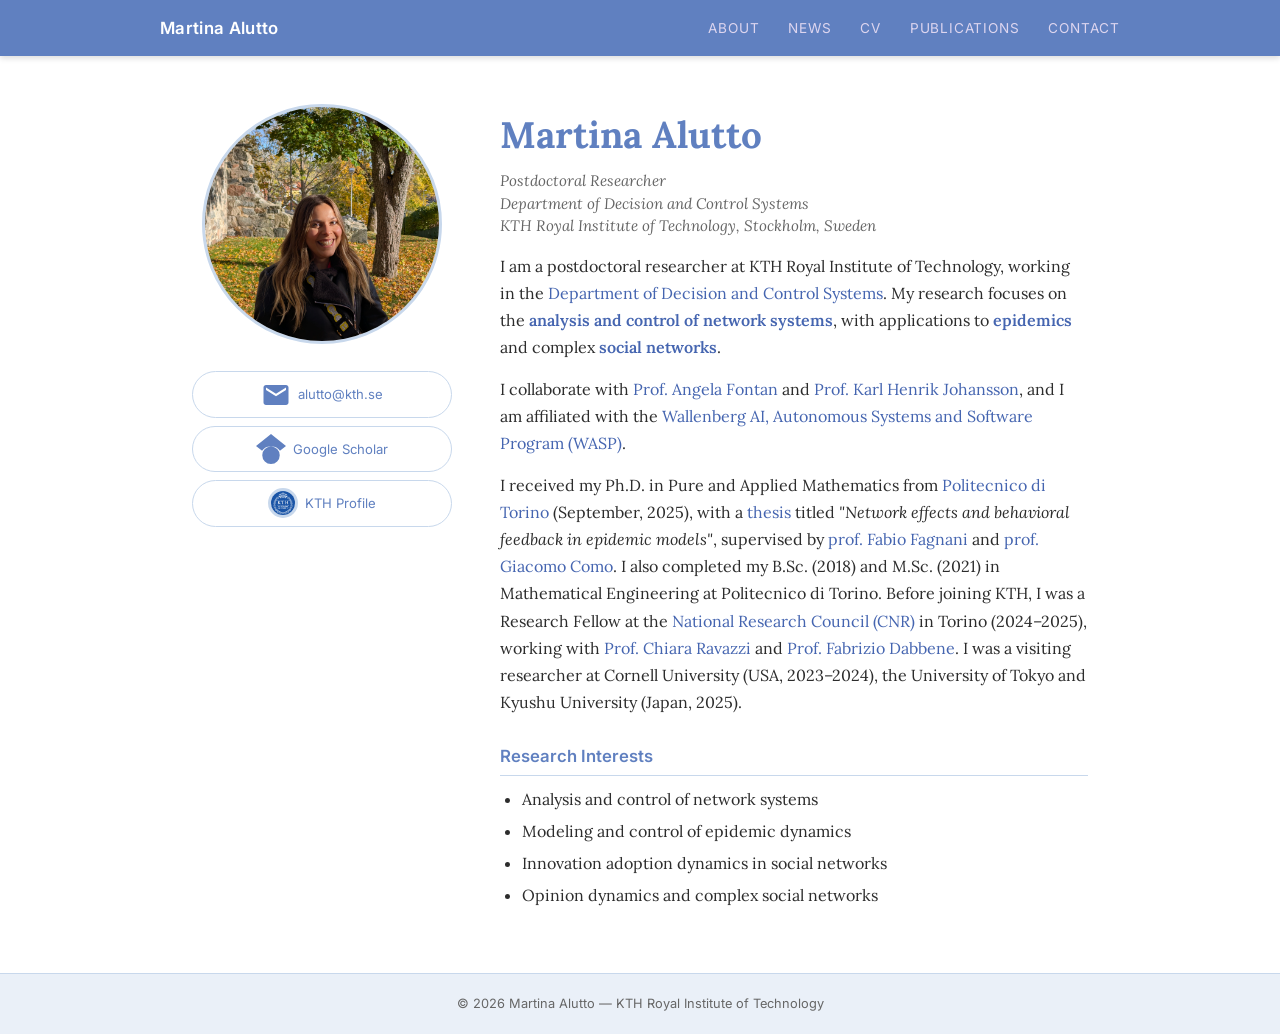
<file: index.html>
<!DOCTYPE html>
<html lang="en">
<head>
  <meta charset="UTF-8" />
  <meta name="viewport" content="width=device-width, initial-scale=1.0" />
  <title>Martina Alutto</title>
  <meta name="google-site-verification" content="TghGacbu45_5nO3_9tBWixuU3cYnMqsO9ooEcWl99pA" />
  <link rel="stylesheet" href="style.css" />
</head>
<body>

  <header>
    <nav>
      <span class="nav-name">Martina Alutto</span>
      <ul>
        <li><a href="index.html">About</a></li>
        <li><a href="news.html">News</a></li>
        <li><a href="cv.html">CV</a></li>
        <li><a href="publications.html">Publications</a></li>
        <li><a href="contact.html">Contact</a></li>
      </ul>
    </nav>
  </header>

  <main class="about-layout">
    <div class="about-photo">
      <!-- Replace photo.jpg with your actual photo filename -->
      <img src="PXL_20251019_112454148_Original.jpg" alt="Martina Alutto" />
      <div class="about-links">
        <a href="mailto:alutto@kth.se">
          <svg viewBox="0 0 24 24" xmlns="http://www.w3.org/2000/svg"><path d="M20 4H4c-1.1 0-2 .9-2 2v12c0 1.1.9 2 2 2h16c1.1 0 2-.9 2-2V6c0-1.1-.9-2-2-2zm0 4-8 5-8-5V6l8 5 8-5v2z"/></svg>
          alutto@kth.se
        </a>
        <a href="https://scholar.google.com/citations?user=cr7ZGRMAAAAJ" target="_blank">
          <svg viewBox="0 0 24 24" xmlns="http://www.w3.org/2000/svg"><path d="M12 24a7 7 0 1 1 0-14 7 7 0 0 1 0 14zm0-24L0 9.5l4.838 3.94A8 8 0 0 1 12 10a8 8 0 0 1 7.162 3.44L24 9.5z"/></svg>
          Google Scholar
        </a>
        <a href="https://www.kth.se/profile/alutto" target="_blank">
          <img src="KTH_Logotyp_RGB_2013.png" alt="KTH" style="width:30px;height:30px;object-fit:contain;" />
          KTH Profile
        </a>
      </div>
    </div>

    <div class="about-text">
      <h1>Martina Alutto</h1>
      <p class="about-position">Postdoctoral Researcher<br>
        Department of Decision and Control Systems<br>
        KTH Royal Institute of Technology, Stockholm, Sweden
      </p>

      <p>
        I am a postdoctoral researcher at KTH Royal Institute of Technology, working in the
        <a href="https://www.kth.se/is/dcs/division-of-decision-and-control-systems-1.788078" target="_blank">Department of Decision and Control Systems</a>.
        My research focuses on the
        <span class="accent">analysis and control of network systems</span>, with applications to
        <span class="accent">epidemics</span> and complex <span class="accent">social networks</span>.
      </p>
      <p>
        I collaborate with <a href="https://www.kth.se/profile/angfon" target="_blank">Prof. Angela Fontan</a>
        and <a href="https://www.kth.se/profile/kallej" target="_blank">Prof. Karl Henrik Johansson</a>, and I am
        affiliated with the <a href="https://wasp-sweden.org" target="_blank">Wallenberg AI,
        Autonomous Systems and Software Program (WASP)</a>.
      </p>
      <p>
        I received my Ph.D. in Pure and Applied Mathematics from
        <a href="https://www.disma.polito.it/" target="_blank">Politecnico di Torino</a> (September, 2025),
        with a <a href="https://iris.polito.it/handle/11583/3002973" target="_blank">thesis</a> titled
        <em>"Network effects and behavioral feedback in epidemic models"</em>, supervised by
        <a href="https://www.polito.it/en/staff?p=fabio.fagnani" target="_blank">prof. Fabio Fagnani</a>
        and <a href="https://portal.research.lu.se/en/persons/giacomo-como/" target="_blank">prof. Giacomo Como</a>.
        I also completed my B.Sc. (2018) and M.Sc. (2021) in Mathematical Engineering at Politecnico di Torino.
        Before joining KTH, I was a Research Fellow at the
        <a href="https://www.ieiit.cnr.it/" target="_blank">National Research Council (CNR)</a> in Torino (2024–2025),
        working with <a href="https://scholar.google.com/citations?user=9scq8E8AAAAJ&hl=en" target="_blank">Prof. Chiara Ravazzi</a>
        and <a href="https://scholar.google.com/citations?user=8ALci84AAAAJ&hl=en" target="_blank">Prof. Fabrizio Dabbene</a>.
        I was a visiting researcher at Cornell University (USA, 2023–2024), the University of Tokyo and Kyushu University (Japan, 2025).
      </p>

      <h2>Research Interests</h2>
      <ul>
        <li>Analysis and control of network systems</li>
        <li>Modeling and control of epidemic dynamics</li>
        <li>Innovation adoption dynamics in social networks</li>
        <li>Opinion dynamics and complex social networks</li>
      </ul>
    </div>
  </main>

  <footer>
    <p>&copy; 2026 Martina Alutto &mdash; KTH Royal Institute of Technology</p>
  </footer>

</body>
</html>
</file>
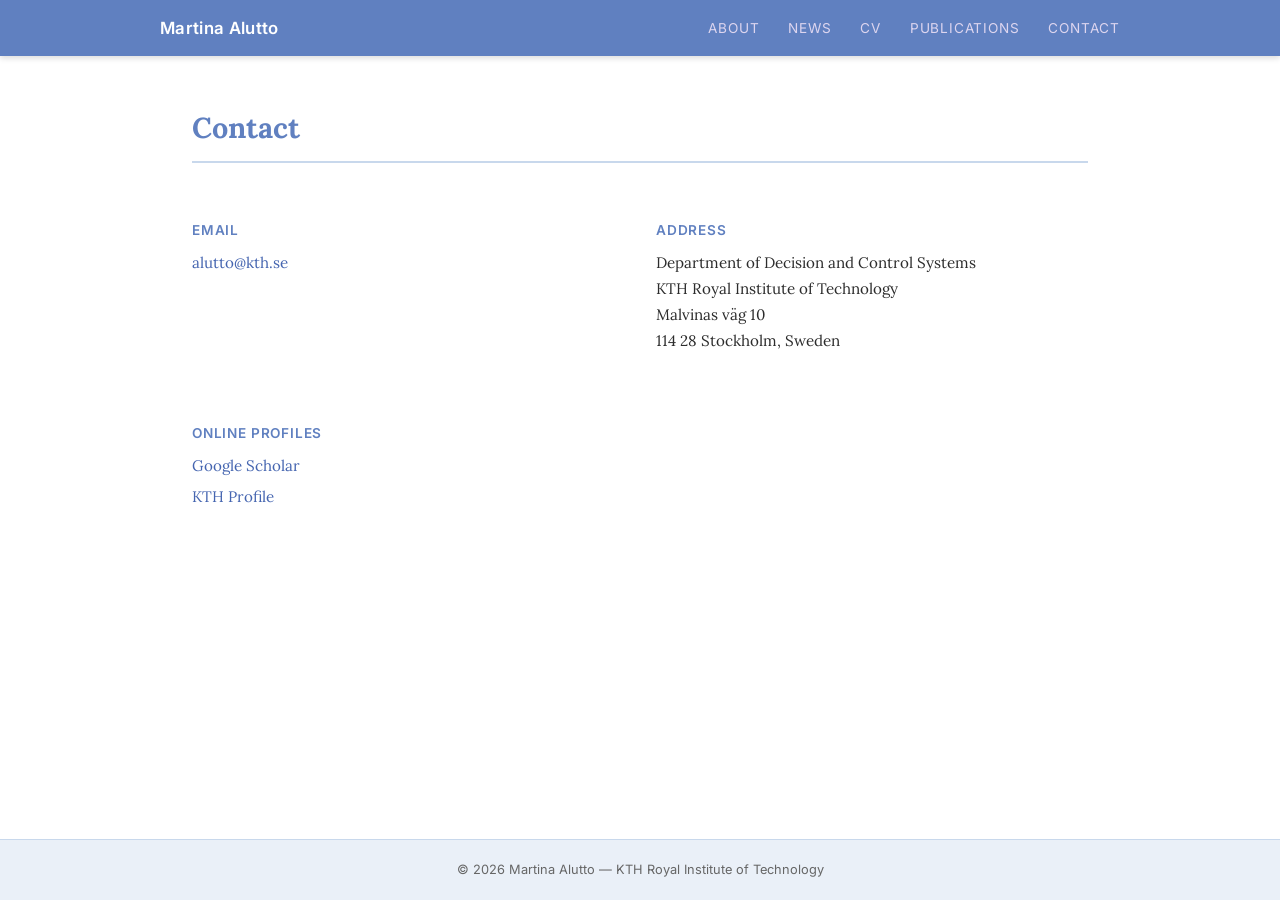
<file: contact.html>
<!DOCTYPE html>
<html lang="en">
<head>
  <meta charset="UTF-8" />
  <meta name="viewport" content="width=device-width, initial-scale=1.0" />
  <title>Contact – Martina Alutto</title>
  <link rel="stylesheet" href="style.css" />
</head>
<body>

  <header>
    <nav>
      <span class="nav-name">Martina Alutto</span>
      <ul>
        <li><a href="index.html">About</a></li>
        <li><a href="news.html">News</a></li>
        <li><a href="cv.html">CV</a></li>
        <li><a href="publications.html">Publications</a></li>
        <li><a href="contact.html">Contact</a></li>
      </ul>
    </nav>
  </header>

  <main class="page-content">
    <h1>Contact</h1>

    <div class="contact-grid">

      <div class="contact-block">
        <h2>Email</h2>
        <p><a href="mailto:alutto@kth.se">alutto@kth.se</a></p>
      </div>

      <div class="contact-block">
        <h2>Address</h2>
        <p>
          Department of Decision and Control Systems<br>
          KTH Royal Institute of Technology<br>
          Malvinas väg 10<br>
          114 28 Stockholm, Sweden
        </p>
      </div>

      <div class="contact-block">
        <h2>Online Profiles</h2>
        <p><a href="https://scholar.google.com/citations?user=cr7ZGRMAAAAJ" target="_blank">Google Scholar</a></p>
        <p><a href="https://www.kth.se/profile/alutto" target="_blank">KTH Profile</a></p>
        <!-- <p><a href="https://github.com/martinalutto" target="_blank">GitHub</a></p> -->
      </div>

    </div>
  </main>

  <footer>
    <p>&copy; 2026 Martina Alutto &mdash; KTH Royal Institute of Technology</p>
  </footer>

</body>
</html>
</file>
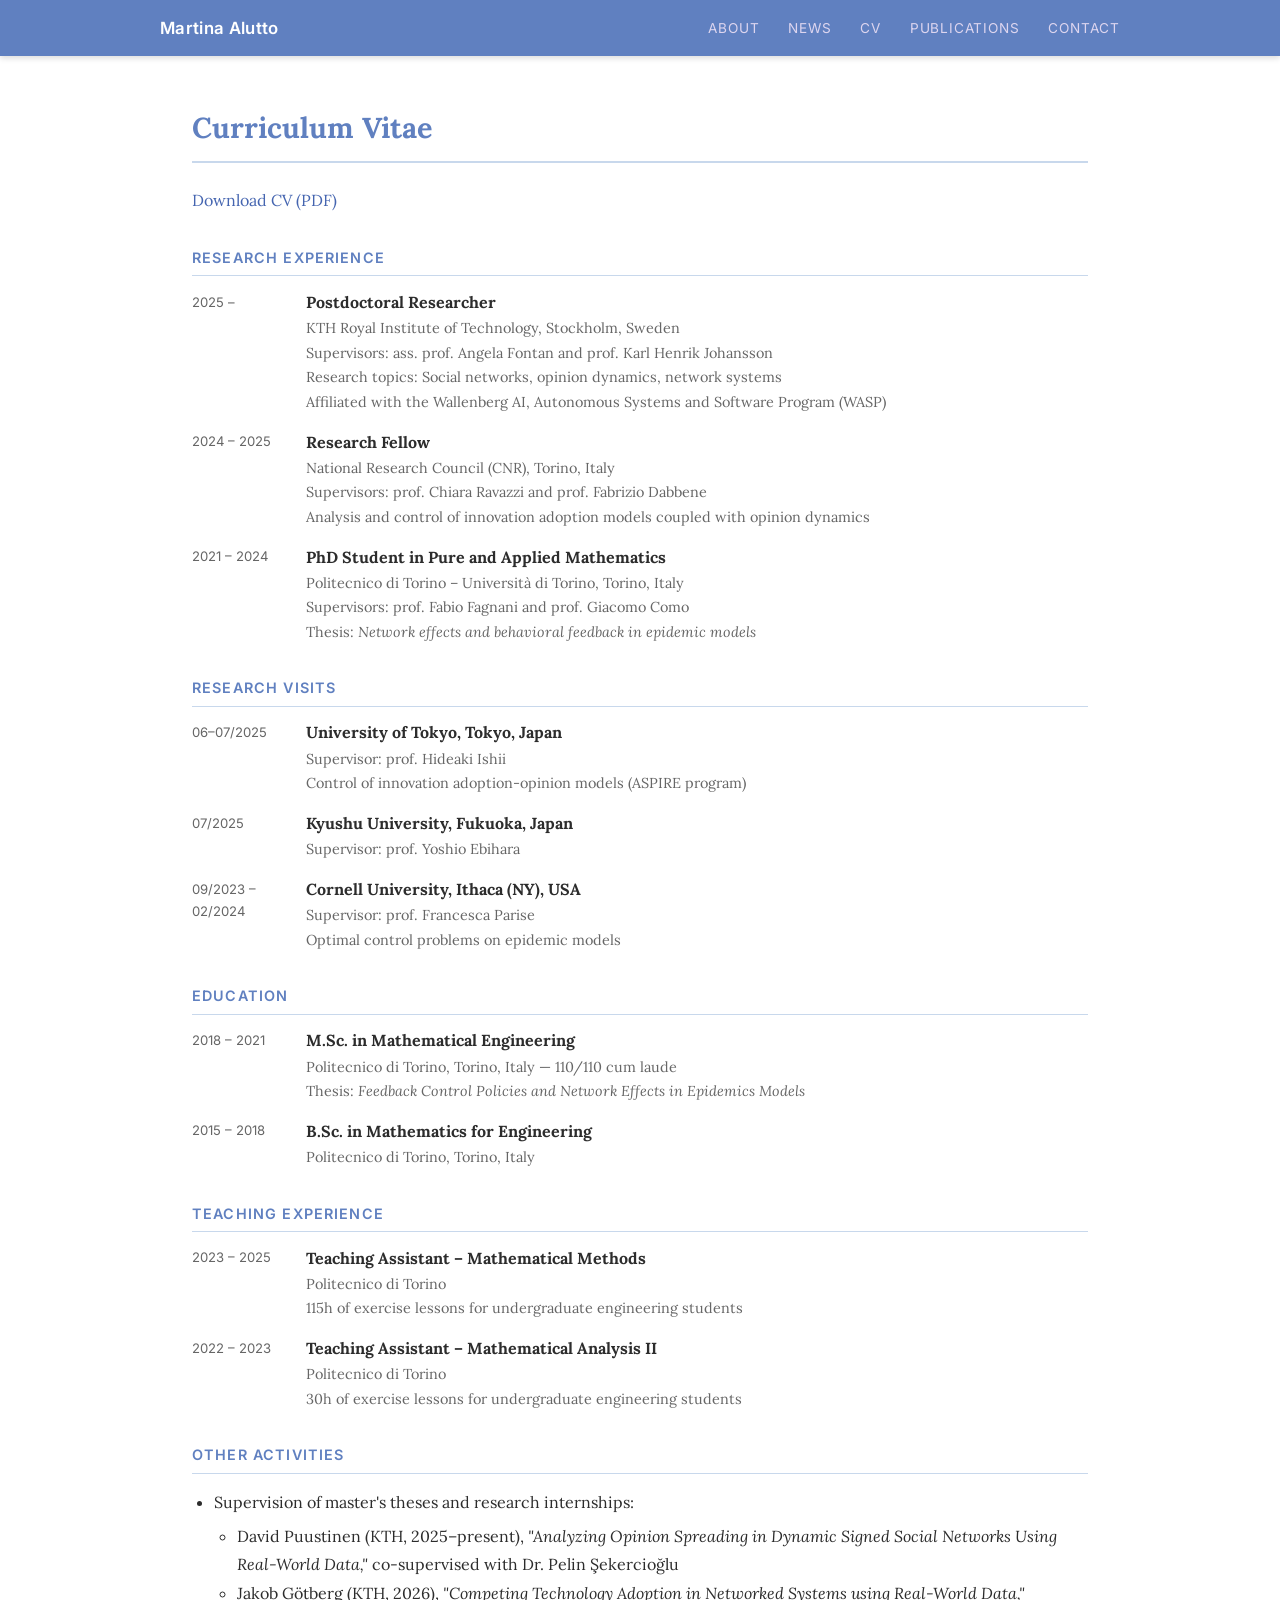
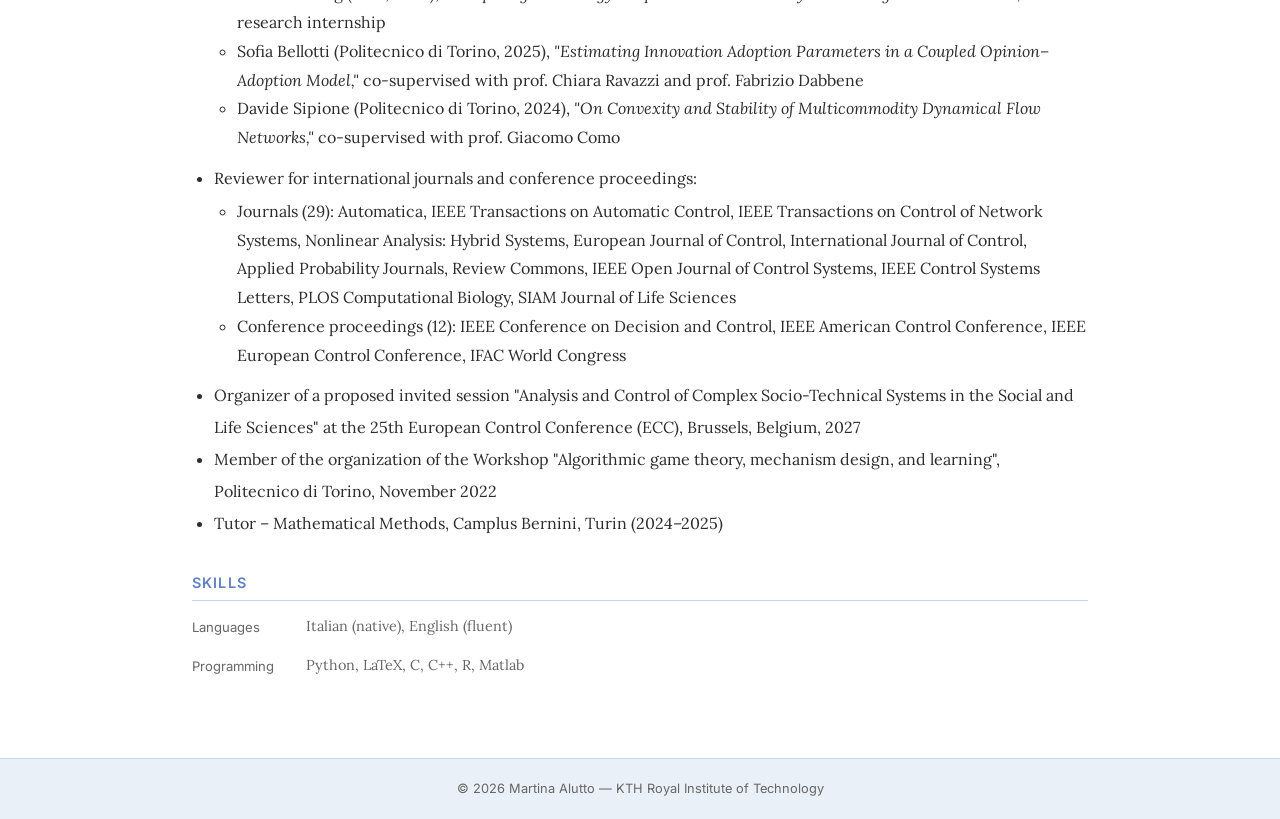
<file: cv.html>
<!DOCTYPE html>
<html lang="en">
<head>
  <meta charset="UTF-8" />
  <meta name="viewport" content="width=device-width, initial-scale=1.0" />
  <title>CV – Martina Alutto</title>
  <link rel="stylesheet" href="style.css" />
</head>
<body>

  <header>
    <nav>
      <span class="nav-name">Martina Alutto</span>
      <ul>
        <li><a href="index.html">About</a></li>
        <li><a href="news.html">News</a></li>
        <li><a href="cv.html">CV</a></li>
        <li><a href="publications.html">Publications</a></li>
        <li><a href="contact.html">Contact</a></li>
      </ul>
    </nav>
  </header>

  <main class="page-content">
    <h1>Curriculum Vitae</h1>

    <p style="margin-bottom:1.5rem;">
      <a href="Martina Alutto - CV.pdf" target="_blank">Download CV (PDF)</a>
    </p>

    <div class="cv-section">
      <h2>Research Experience</h2>
      <div class="cv-row">
        <span class="cv-year">2025 –</span>
        <div class="cv-detail">
          <strong>Postdoctoral Researcher</strong>
          <span>KTH Royal Institute of Technology, Stockholm, Sweden</span>
          <span>Supervisors: ass. prof. Angela Fontan and prof. Karl Henrik Johansson</span>
          <span>Research topics: Social networks, opinion dynamics, network systems</span>
          <span>Affiliated with the Wallenberg AI, Autonomous Systems and Software Program (WASP)</span>
        </div>
      </div>
      <div class="cv-row">
        <span class="cv-year">2024 – 2025</span>
        <div class="cv-detail">
          <strong>Research Fellow</strong>
          <span>National Research Council (CNR), Torino, Italy</span>
          <span>Supervisors: prof. Chiara Ravazzi and prof. Fabrizio Dabbene</span>
          <span>Analysis and control of innovation adoption models coupled with opinion dynamics</span>
        </div>
      </div>
      <div class="cv-row">
        <span class="cv-year">2021 – 2024</span>
        <div class="cv-detail">
          <strong>PhD Student in Pure and Applied Mathematics</strong>
          <span>Politecnico di Torino – Università di Torino, Torino, Italy</span>
          <span>Supervisors: prof. Fabio Fagnani and prof. Giacomo Como</span>
          <span>Thesis: <em>Network effects and behavioral feedback in epidemic models</em></span>
        </div>
      </div>
    </div>

    <div class="cv-section">
      <h2>Research Visits</h2>
      <div class="cv-row">
        <span class="cv-year">06–07/2025</span>
        <div class="cv-detail">
          <strong>University of Tokyo, Tokyo, Japan</strong>
          <span>Supervisor: prof. Hideaki Ishii</span>
          <span>Control of innovation adoption-opinion models (ASPIRE program)</span>
        </div>
      </div>
      <div class="cv-row">
        <span class="cv-year">07/2025</span>
        <div class="cv-detail">
          <strong>Kyushu University, Fukuoka, Japan</strong>
          <span>Supervisor: prof. Yoshio Ebihara</span>
        </div>
      </div>
      <div class="cv-row">
        <span class="cv-year">09/2023 – 02/2024</span>
        <div class="cv-detail">
          <strong>Cornell University, Ithaca (NY), USA</strong>
          <span>Supervisor: prof. Francesca Parise</span>
          <span>Optimal control problems on epidemic models</span>
        </div>
      </div>
    </div>

    <div class="cv-section">
      <h2>Education</h2>
      <div class="cv-row">
        <span class="cv-year">2018 – 2021</span>
        <div class="cv-detail">
          <strong>M.Sc. in Mathematical Engineering</strong>
          <span>Politecnico di Torino, Torino, Italy — 110/110 cum laude</span>
          <span>Thesis: <em>Feedback Control Policies and Network Effects in Epidemics Models</em></span>
        </div>
      </div>
      <div class="cv-row">
        <span class="cv-year">2015 – 2018</span>
        <div class="cv-detail">
          <strong>B.Sc. in Mathematics for Engineering</strong>
          <span>Politecnico di Torino, Torino, Italy</span>
        </div>
      </div>
    </div>

    <div class="cv-section">
      <h2>Teaching Experience</h2>
      <div class="cv-row">
        <span class="cv-year">2023 – 2025</span>
        <div class="cv-detail">
          <strong>Teaching Assistant – Mathematical Methods</strong>
          <span>Politecnico di Torino</span>
          <span>115h of exercise lessons for undergraduate engineering students</span>
        </div>
      </div>
      <div class="cv-row">
        <span class="cv-year">2022 – 2023</span>
        <div class="cv-detail">
          <strong>Teaching Assistant – Mathematical Analysis II</strong>
          <span>Politecnico di Torino</span>
          <span>30h of exercise lessons for undergraduate engineering students</span>
        </div>
      </div>
    </div>

    <div class="cv-section">
      <h2>Other Activities</h2>
      <ul style="padding-left:1.4rem; line-height:2;">
        <li>Supervision of master's theses and research internships:
          <ul style="padding-left:1.4rem; line-height:1.8; list-style:circle; margin:0.2rem 0 0.6rem;">
            <li>David Puustinen (KTH, 2025–present), <em>"Analyzing Opinion Spreading in Dynamic Signed Social Networks Using Real-World Data,"</em> co-supervised with Dr. Pelin Şekercioğlu</li>
            <li>Jakob Götberg (KTH, 2026), <em>"Competing Technology Adoption in Networked Systems using Real-World Data,"</em> research internship</li>
            <li>Sofia Bellotti (Politecnico di Torino, 2025), <em>"Estimating Innovation Adoption Parameters in a Coupled Opinion–Adoption Model,"</em> co-supervised with prof. Chiara Ravazzi and prof. Fabrizio Dabbene</li>
            <li>Davide Sipione (Politecnico di Torino, 2024), <em>"On Convexity and Stability of Multicommodity Dynamical Flow Networks,"</em> co-supervised with prof. Giacomo Como</li>
          </ul>
        </li>
        <li>Reviewer for international journals and conference proceedings:
          <ul style="padding-left:1.4rem; line-height:1.8; list-style:circle; margin:0.2rem 0 0.6rem;">
            <li>Journals (29): Automatica, IEEE Transactions on Automatic Control, IEEE Transactions on Control of Network Systems, Nonlinear Analysis: Hybrid Systems, European Journal of Control, International Journal of Control, Applied Probability Journals, Review Commons, IEEE Open Journal of Control Systems, IEEE Control Systems Letters, PLOS Computational Biology, SIAM Journal of Life Sciences</li>
            <li>Conference proceedings (12): IEEE Conference on Decision and Control, IEEE American Control Conference, IEEE European Control Conference, IFAC World Congress</li>
          </ul>
        </li>
        <li>Organizer of a proposed invited session "Analysis and Control of Complex Socio-Technical Systems in the Social and Life Sciences" at the 25th European Control Conference (ECC), Brussels, Belgium, 2027</li>
        <li>Member of the organization of the Workshop "Algorithmic game theory, mechanism design, and learning", Politecnico di Torino, November 2022</li>
        <li>Tutor – Mathematical Methods, Camplus Bernini, Turin (2024–2025)</li>
      </ul>
    </div>

    <div class="cv-section">
      <h2>Skills</h2>
      <div class="cv-row">
        <span class="cv-year">Languages</span>
        <div class="cv-detail"><span>Italian (native), English (fluent)</span></div>
      </div>
      <div class="cv-row">
        <span class="cv-year">Programming</span>
        <div class="cv-detail"><span>Python, LaTeX, C, C++, R, Matlab</span></div>
      </div>
    </div>

  </main>

  <footer>
    <p>&copy; 2026 Martina Alutto &mdash; KTH Royal Institute of Technology</p>
  </footer>

</body>
</html>
</file>
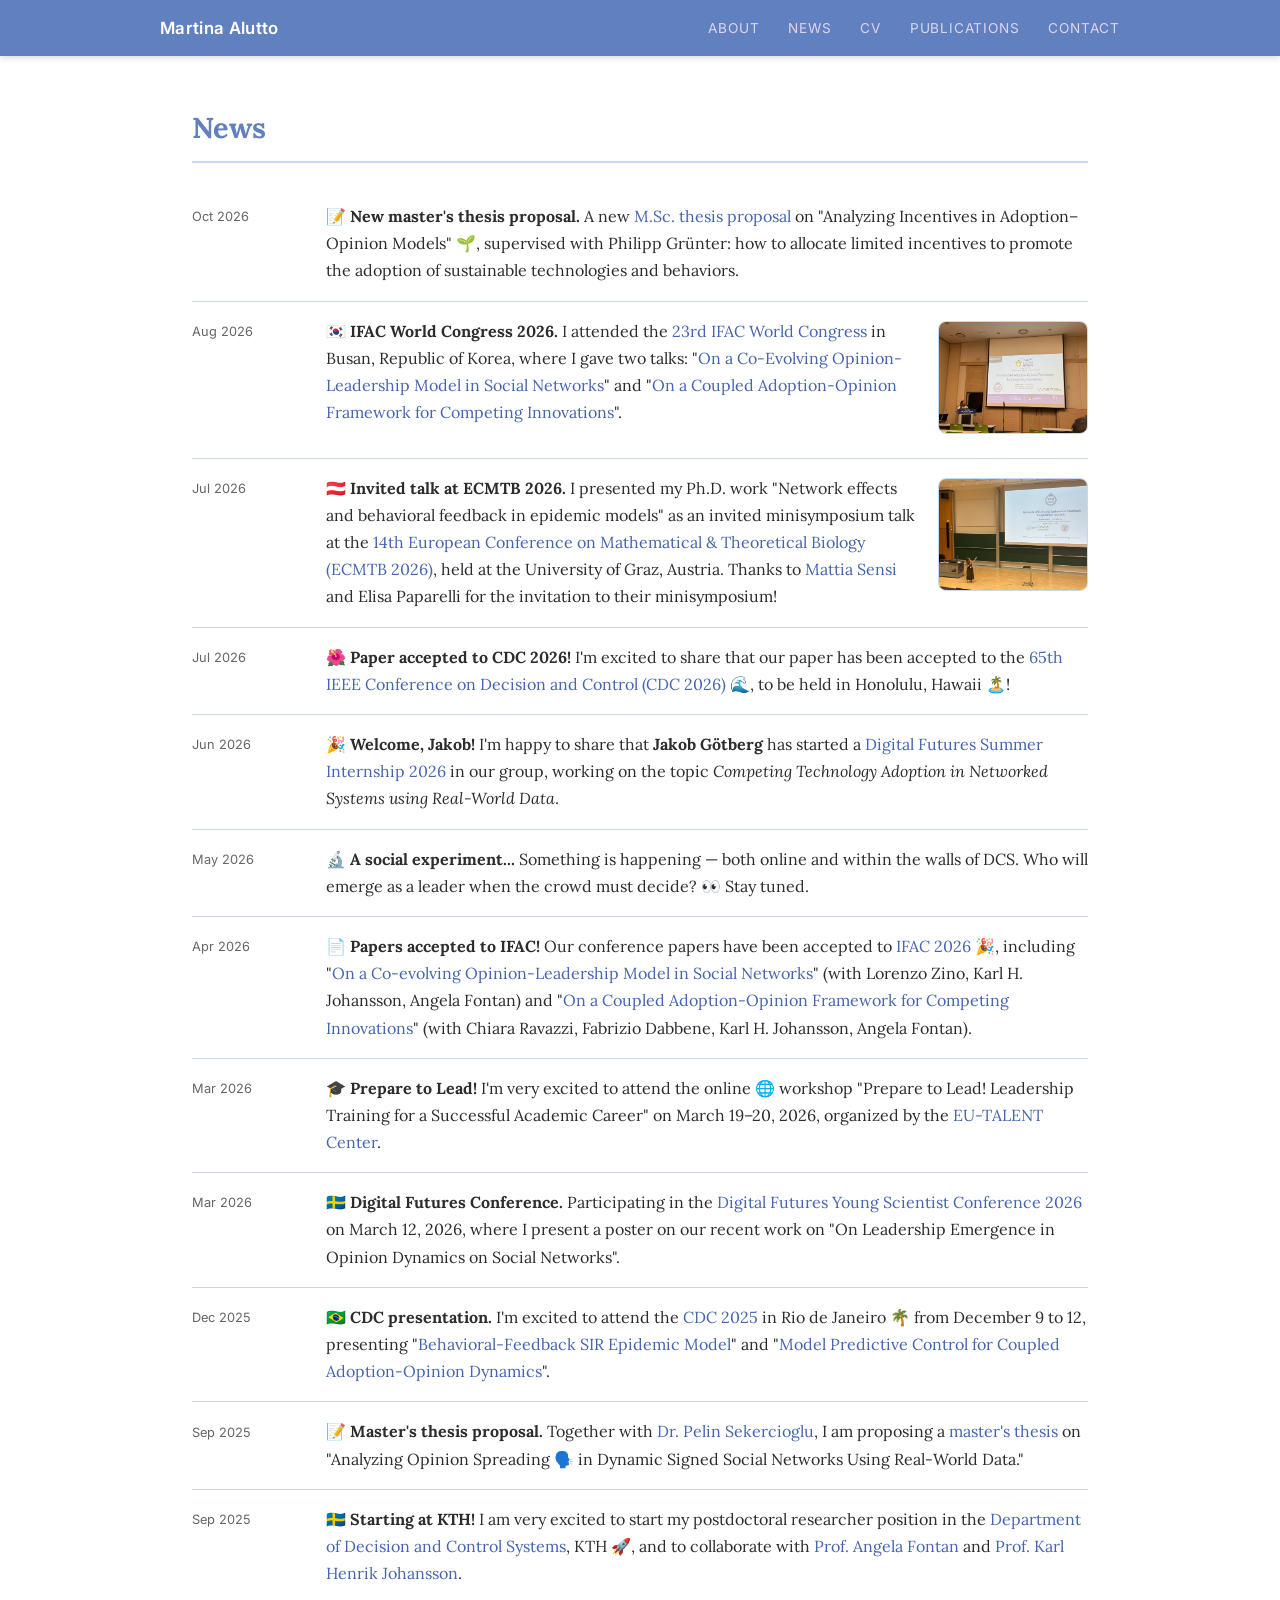
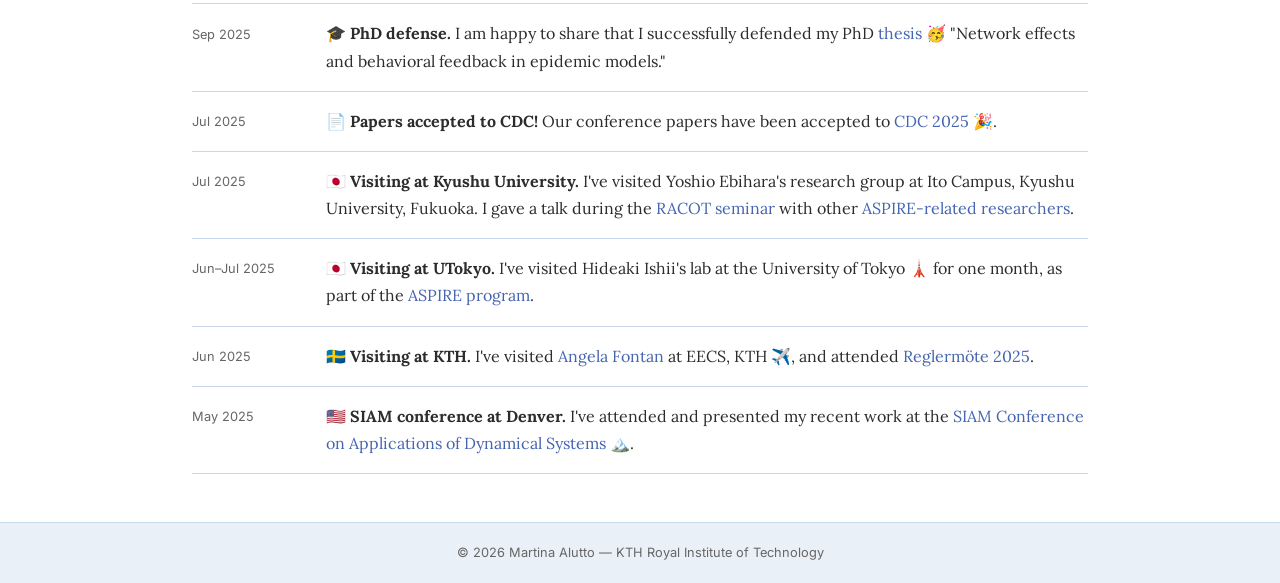
<file: news.html>
<!DOCTYPE html>
<html lang="en">
<head>
  <meta charset="UTF-8" />
  <meta name="viewport" content="width=device-width, initial-scale=1.0" />
  <title>News – Martina Alutto</title>
  <link rel="stylesheet" href="style.css" />
</head>
<body>

  <header>
    <nav>
      <span class="nav-name">Martina Alutto</span>
      <ul>
        <li><a href="index.html">About</a></li>
        <li><a href="news.html">News</a></li>
        <li><a href="cv.html">CV</a></li>
        <li><a href="publications.html">Publications</a></li>
        <li><a href="contact.html">Contact</a></li>
      </ul>
    </nav>
  </header>

  <main class="page-content">
    <h1>News</h1>

    <ul class="news-list">
      <li>
        <span class="news-date">Oct 2026</span>
        <div class="news-body">
          📝 <strong>New master's thesis proposal.</strong> A new <a href="thesis_incentives_adoption.pdf" target="_blank">M.Sc. thesis proposal</a> on "Analyzing Incentives in Adoption–Opinion Models" 🌱, supervised with Philipp Grünter: how to allocate limited incentives to promote the adoption of sustainable technologies and behaviors.
        </div>
      </li>
      <li>
        <span class="news-date">Aug 2026</span>
        <div class="news-body">
          <img src="ifac2026.jpg" alt="Presenting at IFAC World Congress 2026, Busan" class="news-photo" width="150" />
          🇰🇷 <strong>IFAC World Congress 2026.</strong> I attended the <a href="https://www.ifac2026.org/fairDash.do" target="_blank">23rd IFAC World Congress</a> in Busan, Republic of Korea, where I gave two talks: "<a href="https://arxiv.org/pdf/2603.24381" target="_blank">On a Co-Evolving Opinion-Leadership Model in Social Networks</a>" and "<a href="https://arxiv.org/pdf/2601.16719" target="_blank">On a Coupled Adoption-Opinion Framework for Competing Innovations</a>".
        </div>
      </li>
      <li>
        <span class="news-date">Jul 2026</span>
        <div class="news-body">
          <img src="ecmtb2026.jpg" alt="Presenting at ECMTB 2026, University of Graz" class="news-photo" width="150" />
          🇦🇹 <strong>Invited talk at ECMTB 2026.</strong> I presented my Ph.D. work "Network effects and behavioral feedback in epidemic models" as an invited minisymposium talk at the <a href="https://ecmtb2026.org/" target="_blank">14th European Conference on Mathematical &amp; Theoretical Biology (ECMTB 2026)</a>, held at the University of Graz, Austria. Thanks to <a href="https://mattiasensi.github.io/" target="_blank">Mattia Sensi</a> and Elisa Paparelli for the invitation to their minisymposium!
        </div>
      </li>
      <li>
        <span class="news-date">Jul 2026</span>
        <div class="news-body">
          🌺 <strong>Paper accepted to CDC 2026!</strong> I'm excited to share that our paper has been accepted to the <a href="https://cdc2026.ieeecss.org/" target="_blank">65th IEEE Conference on Decision and Control (CDC 2026)</a> 🌊, to be held in Honolulu, Hawaii 🏝️!
        </div>
      </li>
      <li>
        <span class="news-date">Jun 2026</span>
        <div class="news-body">
          🎉 <strong>Welcome, Jakob!</strong> I'm happy to share that <strong>Jakob Götberg</strong> has started a <a href="https://digitalfutures.kth.se/" target="_blank">Digital Futures Summer Internship 2026</a> in our group, working on the topic <em>Competing Technology Adoption in Networked Systems using Real-World Data</em>.
        </div>
      </li>
      <li>
        <span class="news-date">May 2026</span>
        <div class="news-body">
          🔬 <strong>A social experiment...</strong> Something is happening — both online and within the walls of DCS. Who will emerge as a leader when the crowd must decide? 👀 Stay tuned.
        </div>
      </li>
      <li>
        <span class="news-date">Apr 2026</span>
        <div class="news-body">
          📄 <strong>Papers accepted to IFAC!</strong> Our conference papers have been accepted to <a href="https://www.ifac2026.org/fairDash.do" target="_blank">IFAC 2026</a> 🎉, including "<a href="https://arxiv.org/pdf/2603.24381" target="_blank">On a Co-evolving Opinion-Leadership Model in Social Networks</a>" (with Lorenzo Zino, Karl H. Johansson, Angela Fontan) and "<a href="https://arxiv.org/pdf/2601.16719" target="_blank">On a Coupled Adoption-Opinion Framework for Competing Innovations</a>" (with Chiara Ravazzi, Fabrizio Dabbene, Karl H. Johansson, Angela Fontan).
        </div>
      </li>
      <li>
        <span class="news-date">Mar 2026</span>
        <div class="news-body">
          🎓 <strong>Prepare to Lead!</strong> I'm very excited to attend the online 🌐 workshop "Prepare to Lead! Leadership Training for a Successful Academic Career" on March 19–20, 2026, organized by the <a href="https://nccr-automation.ch/EU-talent-centre" target="_blank">EU-TALENT Center</a>.
        </div>
      </li>
      <li>
        <span class="news-date">Mar 2026</span>
        <div class="news-body">
          🇸🇪 <strong>Digital Futures Conference.</strong> Participating in the <a href="https://sites.google.com/view/df-ysc-2026/home" target="_blank">Digital Futures Young Scientist Conference 2026</a> on March 12, 2026, where I present a poster on our recent work on "On Leadership Emergence in Opinion Dynamics on Social Networks".
        </div>
      </li>
      <li>
        <span class="news-date">Dec 2025</span>
        <div class="news-body">
          🇧🇷 <strong>CDC presentation.</strong> I'm excited to attend the <a href="https://cdc2025.ieeecss.org/" target="_blank">CDC 2025</a> in Rio de Janeiro 🌴 from December 9 to 12, presenting "<a href="https://arxiv.org/pdf/2509.12257" target="_blank">Behavioral-Feedback SIR Epidemic Model</a>" and "<a href="https://arxiv.org/pdf/2601.16722" target="_blank">Model Predictive Control for Coupled Adoption-Opinion Dynamics</a>".
        </div>
      </li>
      <li>
        <span class="news-date">Sep 2025</span>
        <div class="news-body">
          📝 <strong>Master's thesis proposal.</strong> Together with <a href="https://sites.google.com/view/pelinsekercioglu/about-me" target="_blank">Dr. Pelin Sekercioglu</a>, I am proposing a <a href="https://kth-exjobb.powerappsportals.com/en-US/View-Uppdrag/?id=35cb69d9-3395-f011-aa43-000d3a2a4572" target="_blank">master's thesis</a> on "Analyzing Opinion Spreading 🗣️ in Dynamic Signed Social Networks Using Real-World Data."
        </div>
      </li>
      <li>
        <span class="news-date">Sep 2025</span>
        <div class="news-body">
          🇸🇪 <strong>Starting at KTH!</strong> I am very excited to start my postdoctoral researcher position in the <a href="https://www.kth.se/is/dcs/division-of-decision-and-control-systems-1.788078" target="_blank">Department of Decision and Control Systems</a>, KTH 🚀, and to collaborate with <a href="https://www.kth.se/profile/angfon" target="_blank">Prof. Angela Fontan</a> and <a href="https://www.kth.se/profile/kallej" target="_blank">Prof. Karl Henrik Johansson</a>.
        </div>
      </li>
      <li>
        <span class="news-date">Sep 2025</span>
        <div class="news-body">
          🎓 <strong>PhD defense.</strong> I am happy to share that I successfully defended my PhD <a href="https://iris.polito.it/handle/11583/3002973" target="_blank">thesis</a> 🥳 "Network effects and behavioral feedback in epidemic models."
        </div>
      </li>
      <li>
        <span class="news-date">Jul 2025</span>
        <div class="news-body">
          📄 <strong>Papers accepted to CDC!</strong> Our conference papers have been accepted to <a href="https://cdc2025.ieeecss.org/" target="_blank">CDC 2025</a> 🎉.
        </div>
      </li>
      <li>
        <span class="news-date">Jul 2025</span>
        <div class="news-body">
          🇯🇵 <strong>Visiting at Kyushu University.</strong> I've visited Yoshio Ebihara's research group at Ito Campus, Kyushu University, Fukuoka. I gave a talk during the <a href="http://www.donald.ai.kyutech.ac.jp/members/sebe/RACOT/" target="_blank">RACOT seminar</a> with other <a href="https://www.jst.go.jp/aspire/en/about_en.html" target="_blank">ASPIRE-related researchers</a>.  
        </div>
      </li>
      <li>
        <span class="news-date">Jun–Jul 2025</span>
        <div class="news-body">
          🇯🇵 <strong>Visiting at UTokyo.</strong> I've visited Hideaki Ishii's lab at the University of Tokyo 🗼 for one month, as part of the <a href="https://www.jst.go.jp/aspire/en/about_en.html" target="_blank">ASPIRE program</a>.
        </div>
      </li>
      <li>
        <span class="news-date">Jun 2025</span>
        <div class="news-body">
          🇸🇪 <strong>Visiting at KTH.</strong> I've visited <a href="https://www.kth.se/profile/angfon" target="_blank">Angela Fontan</a> at EECS, KTH ✈️, and attended <a href="https://portal.research.lu.se/sv/activities/reglerm%C3%B6te-2025-swedish-control-conference-2025/" target="_blank">Reglermöte 2025</a>.
        </div>
      </li>
      <li>
        <span class="news-date">May 2025</span>
        <div class="news-body">
          🇺🇸 <strong>SIAM conference at Denver.</strong> I've attended and presented my recent work at the <a href="https://siam.org/conferences-events/siam-conferences/ds25/" target="_blank">SIAM Conference on Applications of Dynamical Systems</a> 🏔️.
        </div>
      </li>
    </ul>
  </main>

  <footer>
    <p>&copy; 2026 Martina Alutto &mdash; KTH Royal Institute of Technology</p>
  </footer>

</body>
</html>
</file>
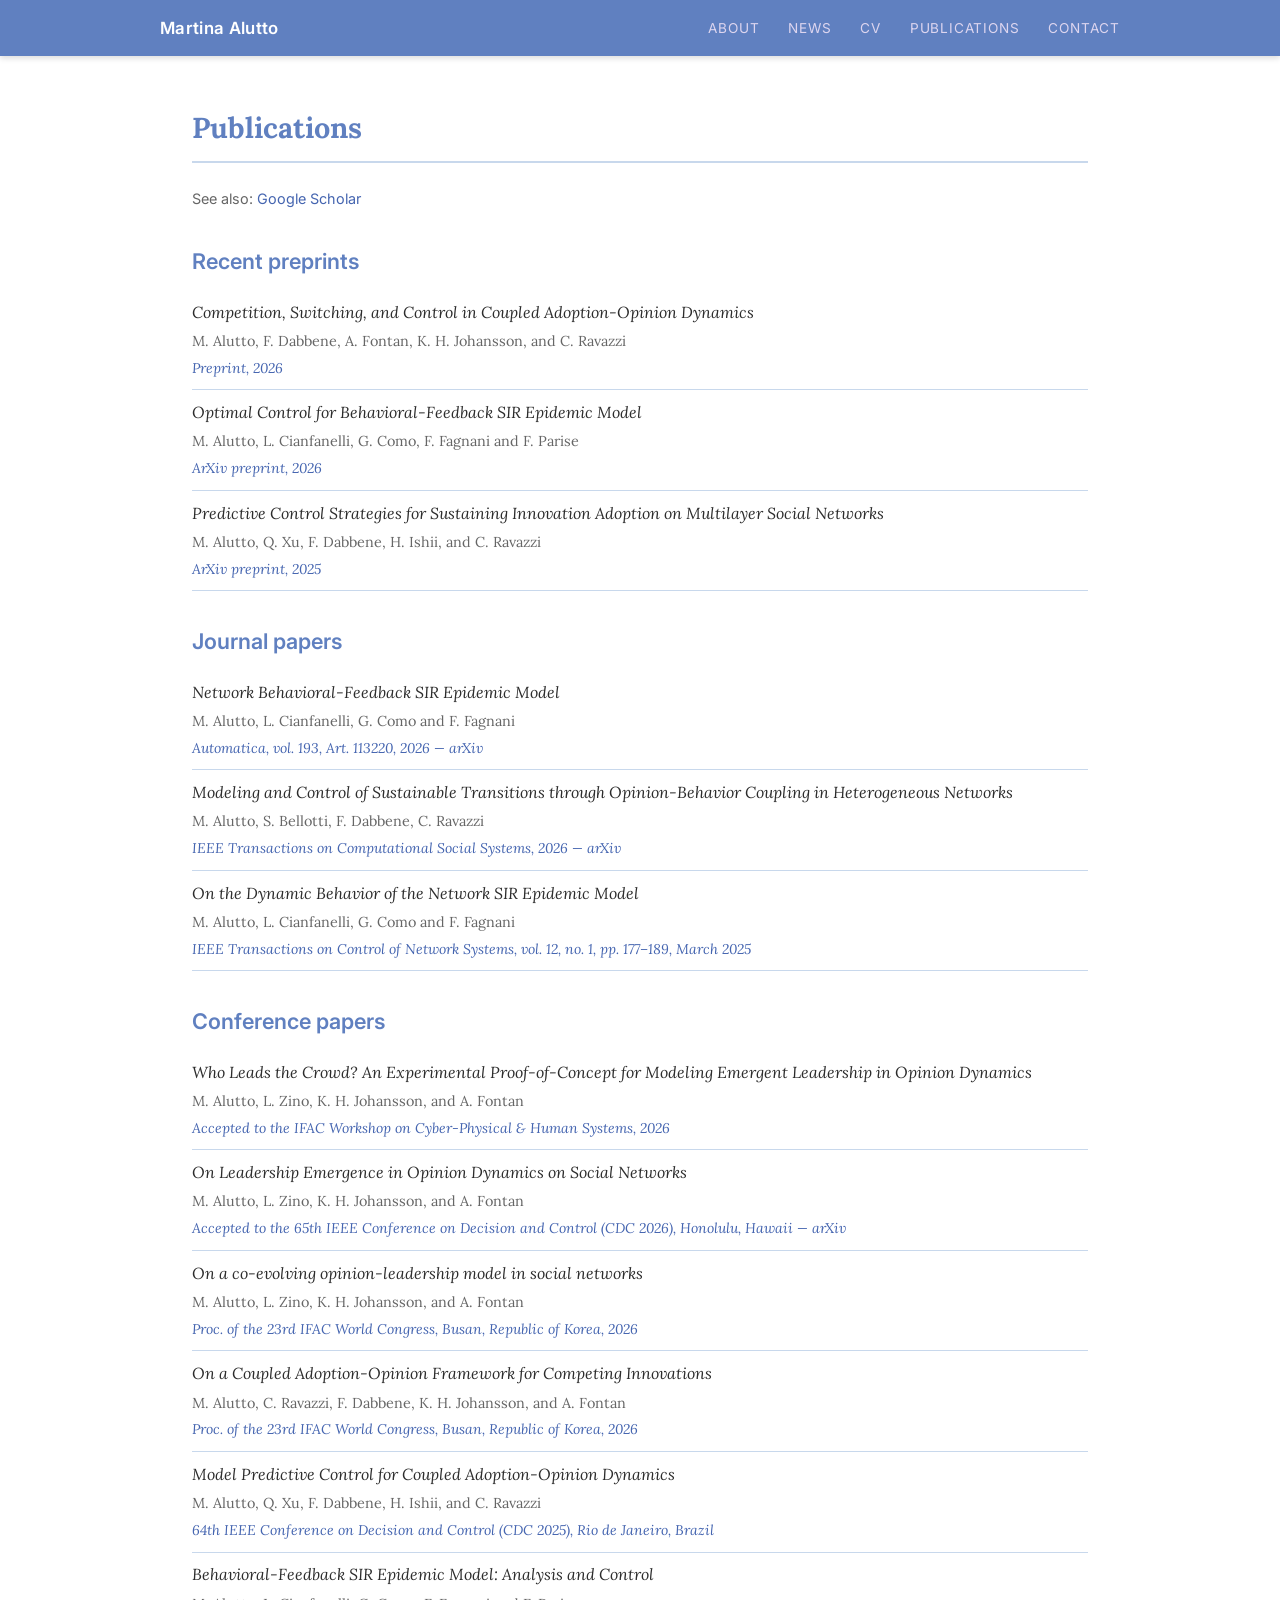
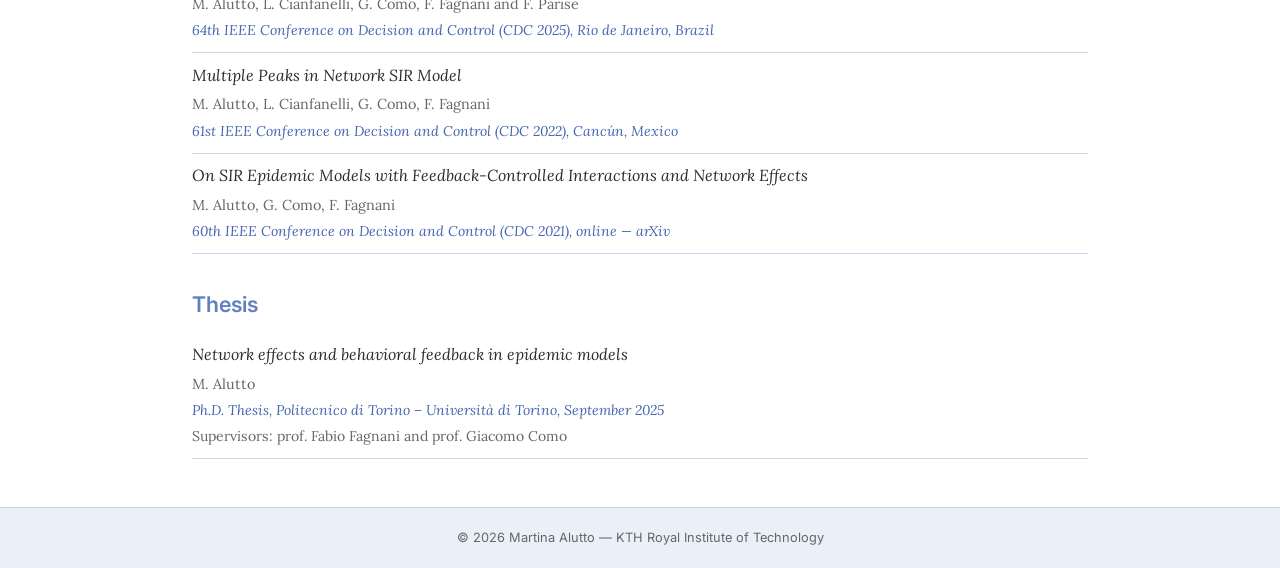
<file: publications.html>
<!DOCTYPE html>
<html lang="en">
<head>
  <meta charset="UTF-8" />
  <meta name="viewport" content="width=device-width, initial-scale=1.0" />
  <title>Publications – Martina Alutto</title>
  <link rel="stylesheet" href="style.css" />
</head>
<body>

  <header>
    <nav>
      <span class="nav-name">Martina Alutto</span>
      <ul>
        <li><a href="index.html">About</a></li>
        <li><a href="news.html">News</a></li>
        <li><a href="cv.html">CV</a></li>
        <li><a href="publications.html">Publications</a></li>
        <li><a href="contact.html">Contact</a></li>
      </ul>
    </nav>
  </header>

  <main class="page-content">
    <h1>Publications</h1>

    <p style="margin-bottom:1.5rem; font-family:'Inter',sans-serif; font-size:0.9rem; color:#666;">
      See also: <a href="https://scholar.google.com/citations?user=cr7ZGRMAAAAJ" target="_blank">Google Scholar</a>
    </p>

    <h2>Recent preprints</h2>
    <ul class="pub-list">
      <li>
        <div class="pub-title">Competition, Switching, and Control in Coupled Adoption-Opinion Dynamics</div>
        <div class="pub-authors">M. Alutto, F. Dabbene, A. Fontan, K. H. Johansson, and C. Ravazzi</div>
        <div class="pub-venue"><a href="Automatica_MultiTech.pdf" target="_blank">Preprint, 2026</a></div>
      </li>
      <li>
        <div class="pub-title">Optimal Control for Behavioral-Feedback SIR Epidemic Model</div>
        <div class="pub-authors">M. Alutto, L. Cianfanelli, G. Como, F. Fagnani and F. Parise</div>
        <div class="pub-venue"><a href="https://arxiv.org/pdf/2512.08544" target="_blank">ArXiv preprint, 2026</a></div>
      </li>
      <li>
        <div class="pub-title">Predictive Control Strategies for Sustaining Innovation Adoption on Multilayer Social Networks</div>
        <div class="pub-authors">M. Alutto, Q. Xu, F. Dabbene, H. Ishii, and C. Ravazzi</div>
        <div class="pub-venue"><a href="https://arxiv.org/pdf/2509.01457" target="_blank">ArXiv preprint, 2025</a></div>
      </li>
    </ul>

    <h2>Journal papers</h2>
    <ul class="pub-list">
      <li>
        <div class="pub-title">Network Behavioral-Feedback SIR Epidemic Model</div>
        <div class="pub-authors">M. Alutto, L. Cianfanelli, G. Como and F. Fagnani</div>
        <div class="pub-venue"><a href="https://doi.org/10.1016/j.automatica.2026.113220" target="_blank">Automatica, vol. 193, Art. 113220, 2026</a>
        — <a href="https://arxiv.org/pdf/2507.03852" target="_blank">arXiv</a></div>
      </li>
      <li>
        <div class="pub-title">Modeling and Control of Sustainable Transitions through Opinion-Behavior Coupling in Heterogeneous Networks</div>
        <div class="pub-authors">M. Alutto, S. Bellotti, F. Dabbene, C. Ravazzi</div>
        <div class="pub-venue"><a href="https://doi.org/10.1109/TCSS.2026.3715278" target="_blank">IEEE Transactions on Computational Social Systems, 2026</a>
        — <a href="https://arxiv.org/pdf/2511.11053" target="_blank">arXiv</a></div>
      </li>
      <li>
        <div class="pub-title">On the Dynamic Behavior of the Network SIR Epidemic Model</div>
        <div class="pub-authors">M. Alutto, L. Cianfanelli, G. Como and F. Fagnani</div>
        <div class="pub-venue"><a href="https://doi.org/10.1109/TCNS.2024.3448136" target="_blank">IEEE Transactions on Control of Network Systems, vol. 12, no. 1, pp. 177–189, March 2025</a></div>
      </li>
    </ul>

    <h2>Conference papers</h2>
    <ul class="pub-list">
      <li>
        <div class="pub-title">Who Leads the Crowd? An Experimental Proof-of-Concept for Modeling Emergent Leadership in Opinion Dynamics</div>
        <div class="pub-authors">M. Alutto, L. Zino, K. H. Johansson, and A. Fontan</div>
        <div class="pub-venue">Accepted to the IFAC Workshop on Cyber-Physical &amp; Human Systems, 2026</div>
      </li>
      <li>
        <div class="pub-title">On Leadership Emergence in Opinion Dynamics on Social Networks</div>
        <div class="pub-authors">M. Alutto, L. Zino, K. H. Johansson, and A. Fontan</div>
        <div class="pub-venue"><a href="https://arxiv.org/pdf/2606.05825" target="_blank">Accepted to the 65th IEEE Conference on Decision and Control (CDC 2026), Honolulu, Hawaii</a>
        — <a href="https://arxiv.org/pdf/2606.05825" target="_blank">arXiv</a></div>
      </li>
      <li>
        <div class="pub-title">On a co-evolving opinion-leadership model in social networks</div>
        <div class="pub-authors">M. Alutto, L. Zino, K. H. Johansson, and A. Fontan</div>
        <div class="pub-venue"><a href="https://arxiv.org/pdf/2603.24381" target="_blank">Proc. of the 23rd IFAC World Congress, Busan, Republic of Korea, 2026</a></div>
      </li>
      <li>
        <div class="pub-title">On a Coupled Adoption-Opinion Framework for Competing Innovations</div>
        <div class="pub-authors">M. Alutto, C. Ravazzi, F. Dabbene, K. H. Johansson, and A. Fontan</div>
        <div class="pub-venue"><a href="https://arxiv.org/pdf/2601.16719" target="_blank">Proc. of the 23rd IFAC World Congress, Busan, Republic of Korea, 2026</a></div>
      </li>
      <li>
        <div class="pub-title">Model Predictive Control for Coupled Adoption-Opinion Dynamics</div>
        <div class="pub-authors">M. Alutto, Q. Xu, F. Dabbene, H. Ishii, and C. Ravazzi</div>
        <div class="pub-venue"><a href="https://arxiv.org/pdf/2601.16722" target="_blank">64th IEEE Conference on Decision and Control (CDC 2025), Rio de Janeiro, Brazil</a></div>
      </li>
      <li>
        <div class="pub-title">Behavioral-Feedback SIR Epidemic Model: Analysis and Control</div>
        <div class="pub-authors">M. Alutto, L. Cianfanelli, G. Como, F. Fagnani and F. Parise</div>
        <div class="pub-venue"><a href="https://arxiv.org/pdf/2509.12257" target="_blank">64th IEEE Conference on Decision and Control (CDC 2025), Rio de Janeiro, Brazil</a></div>
      </li>
      <li>
        <div class="pub-title">Multiple Peaks in Network SIR Model</div>
        <div class="pub-authors">M. Alutto, L. Cianfanelli, G. Como, F. Fagnani</div>
        <div class="pub-venue"><a href="https://ieeexplore.ieee.org/document/9992408" target="_blank">61st IEEE Conference on Decision and Control (CDC 2022), Cancún, Mexico</a></div>
      </li>
      <li>
        <div class="pub-title">On SIR Epidemic Models with Feedback-Controlled Interactions and Network Effects</div>
        <div class="pub-authors">M. Alutto, G. Como, F. Fagnani</div>
        <div class="pub-venue"><a href="https://ieeexplore.ieee.org/document/9683007" target="_blank">60th IEEE Conference on Decision and Control (CDC 2021), online</a>
        — <a href="https://arxiv.org/pdf/2105.01538" target="_blank">arXiv</a></div>
      </li>
    </ul>

    <h2>Thesis</h2>
    <ul class="pub-list">
      <li>
        <div class="pub-title">Network effects and behavioral feedback in epidemic models</div>
        <div class="pub-authors">M. Alutto</div>
        <div class="pub-venue"><a href="https://iris.polito.it/handle/11583/3002973" target="_blank">Ph.D. Thesis, Politecnico di Torino – Università di Torino, September 2025</a></div>
        <div class="pub-venue" style="font-style:normal; margin-top:0.1rem; color:#666;">Supervisors: prof. Fabio Fagnani and prof. Giacomo Como</div>
      </li>
    </ul>

  </main>

  <footer>
    <p>&copy; 2026 Martina Alutto &mdash; KTH Royal Institute of Technology</p>
  </footer>

</body>
</html>
</file>
<file: style.css>
/* ── Google Fonts ── */
@import url('https://fonts.googleapis.com/css2?family=Inter:wght@400;500;600&family=Lora:ital,wght@0,400;0,600;1,400&display=swap');

/* ── Reset & base ── */
*, *::before, *::after { box-sizing: border-box; margin: 0; padding: 0; }

:root {
  --purple:       #6080c0;
  --purple-dark:  #6080c0;
  --purple-light: #eaf0f8;
  --purple-mid:   #4565b0;
  --text:         #2c2c2c;
  --muted:        #666;
  --border:       #c8d8ec;
  --bg:           #ffffff;
}

body {
  font-family: 'Lora', Georgia, serif;
  color: var(--text);
  background: var(--bg);
  line-height: 1.7;
  min-height: 100vh;
  display: flex;
  flex-direction: column;
}

a { color: var(--purple-mid); text-decoration: none; }
a:hover { text-decoration: underline; }

.accent { color: var(--purple-mid); font-weight: 600; }

/* ── Nav ── */
header {
  background: var(--purple-dark);
  padding: 0 2rem;
  position: sticky;
  top: 0;
  z-index: 100;
  box-shadow: 0 2px 6px rgba(0,0,0,0.15);
}

nav {
  max-width: 960px;
  margin: 0 auto;
  display: flex;
  align-items: center;
  justify-content: space-between;
  height: 56px;
}

.nav-name {
  color: #fff;
  font-size: 1.05rem;
  font-weight: 600;
  font-family: 'Inter', sans-serif;
  letter-spacing: 0.02em;
}

nav ul {
  list-style: none;
  display: flex;
  gap: 1.8rem;
}

nav ul a {
  color: #ddd5ef;
  font-family: 'Inter', sans-serif;
  font-size: 0.85rem;
  letter-spacing: 0.06em;
  text-transform: uppercase;
  transition: color 0.2s;
}

nav ul a:hover { color: #fff; text-decoration: none; }

/* ── Main wrapper ── */
main {
  flex: 1;
  max-width: 960px;
  margin: 0 auto;
  padding: 3rem 2rem;
  width: 100%;
}

/* ── About layout ── */
.about-layout {
  display: flex;
  gap: 3rem;
  align-items: flex-start;
}

.about-photo {
  flex: 0 0 260px;
  text-align: center;
}

.about-photo img {
  width: 240px;
  height: 240px;
  object-fit: cover;
  object-position: center 85%;
  border-radius: 50%;
  border: 3px solid var(--border);
  background: var(--purple-light);
}

/* ── Round icon links ── */
.about-links {
  margin-top: 1.2rem;
  display: flex;
  flex-direction: column;
  gap: 0.5rem;
  align-items: center;
}

.about-links a {
  font-family: 'Inter', sans-serif;
  font-size: 0.82rem;
  color: var(--purple-dark);
  padding: 0.45rem 1rem;
  border: 1.5px solid var(--border);
  border-radius: 999px;
  display: flex;
  align-items: center;
  gap: 0.45rem;
  width: 100%;
  justify-content: center;
  transition: background 0.2s, border-color 0.2s;
}

.about-links a:hover {
  background: var(--purple-light);
  border-color: var(--purple-mid);
  text-decoration: none;
}

.about-links a svg {
  width: 30px;
  height: 30px;
  flex-shrink: 0;
  fill: var(--purple-dark);
}

.about-links a img {
  width: 30px;
  height: 30px;
  object-fit: contain;
  flex-shrink: 0;
}

.about-text h1 {
  font-family: 'Lora', serif;
  font-size: 2.3rem;
  color: var(--purple-dark);
  margin-bottom: 0.2rem;
}

.about-position {
  color: var(--muted);
  font-style: italic;
  font-size: 0.95rem;
  margin-bottom: 1.4rem;
  line-height: 1.5;
}

.about-text h2 {
  font-family: 'Inter', sans-serif;
  font-size: 1.05rem;
  font-weight: 600;
  color: var(--purple-dark);
  margin: 1.6rem 0 0.6rem;
  border-bottom: 1px solid var(--border);
  padding-bottom: 0.3rem;
}

.about-text p { margin-bottom: 0.9rem; }

.about-text ul {
  padding-left: 1.4rem;
  margin-bottom: 1rem;
}

.about-text ul li { margin-bottom: 0.3rem; }

/* ── Generic page ── */
.page-content h1 {
  font-family: 'Lora', serif;
  font-size: 1.8rem;
  color: var(--purple-dark);
  margin-bottom: 1.5rem;
  border-bottom: 2px solid var(--border);
  padding-bottom: 0.5rem;
}

.page-content h2 {
  font-family: 'Inter', sans-serif;
  font-size: 1.35rem;
  font-weight: 600;
  color: var(--purple-dark);
  margin: 2rem 0 0.6rem;
}

.page-content p { margin-bottom: 0.9rem; }

/* ── News ── */
.news-list { list-style: none; }

.news-list li {
  display: flex;
  gap: 1.5rem;
  padding: 1rem 0;
  border-bottom: 1px solid var(--border);
  align-items: flex-start;
}

.news-date {
  flex: 0 0 110px;
  font-family: 'Inter', sans-serif;
  font-size: 0.8rem;
  color: var(--muted);
  padding-top: 0.2rem;
}

.news-body { flex: 1; }

/* ── News photos ── */
.news-photo {
  float: right;
  width: 150px;
  height: auto;
  max-width: 40%;
  border-radius: 8px;
  border: 1px solid var(--border);
  margin: 0.2rem 0 0.5rem 1.2rem;
  display: block;
}

/* ── Publications ── */
.pub-list { list-style: none; }

.pub-list li {
  padding: 0.55rem 0;
  border-bottom: 1px solid var(--border);
}

.pub-row {
  display: flex;
  gap: 1.2rem;
  align-items: flex-start;
}

.pub-label {
  flex: 0 0 38px;
  font-family: 'Inter', sans-serif;
  font-size: 0.85rem;
  font-weight: 600;
  color: var(--purple-dark);
  padding-top: 0.1rem;
}

.pub-title { font-style: italic; color: var(--text); }

.pub-authors {
  font-size: 0.9rem;
  color: var(--muted);
  margin: 0.2rem 0;
}

.pub-venue {
  font-size: 0.88rem;
  font-style: italic;
  color: var(--purple-mid);
}

.pub-links { margin-top: 0.4rem; }

.pub-links a {
  font-family: 'Inter', sans-serif;
  font-size: 0.8rem;
  background: var(--purple-light);
  border: 1px solid var(--border);
  border-radius: 999px;
  padding: 0.15rem 0.7rem;
  margin-right: 0.4rem;
  color: var(--purple-dark);
}

.pub-links a:hover { background: var(--border); text-decoration: none; }

/* ── CV ── */
.cv-section { margin-bottom: 2rem; }

.cv-section h2 {
  font-family: 'Inter', sans-serif;
  font-size: 0.9rem;
  font-weight: 600;
  text-transform: uppercase;
  letter-spacing: 0.08em;
  color: var(--purple-dark);
  border-bottom: 1px solid var(--border);
  padding-bottom: 0.3rem;
  margin-bottom: 0.8rem;
}

.cv-row {
  display: flex;
  gap: 1.5rem;
  margin-bottom: 0.9rem;
}

.cv-year {
  flex: 0 0 90px;
  font-family: 'Inter', sans-serif;
  font-size: 0.82rem;
  color: var(--muted);
  padding-top: 0.1rem;
}

.cv-detail strong { display: block; }

.cv-detail span {
  display: block;
  font-size: 0.9rem;
  color: var(--muted);
}

/* ── Contact ── */
.contact-grid {
  display: grid;
  grid-template-columns: 1fr 1fr;
  gap: 2rem;
  margin-top: 1rem;
}

.contact-block h2 {
  font-family: 'Inter', sans-serif;
  font-size: 0.85rem;
  font-weight: 600;
  color: var(--purple-dark);
  margin-bottom: 0.5rem;
  text-transform: uppercase;
  letter-spacing: 0.06em;
}

.contact-block p {
  font-size: 0.95rem;
  margin-bottom: 0.3rem;
}

/* ── Footer ── */
footer {
  text-align: center;
  padding: 1.2rem;
  font-family: 'Inter', sans-serif;
  font-size: 0.8rem;
  color: var(--muted);
  border-top: 1px solid var(--border);
  background: var(--purple-light);
}

/* ── Responsive ── */
@media (max-width: 680px) {
  .about-layout { flex-direction: column; align-items: center; }
  .about-text { text-align: left; }
  .contact-grid { grid-template-columns: 1fr; }
  nav ul { gap: 1rem; }
  .nav-name { display: none; }
}
</file>
